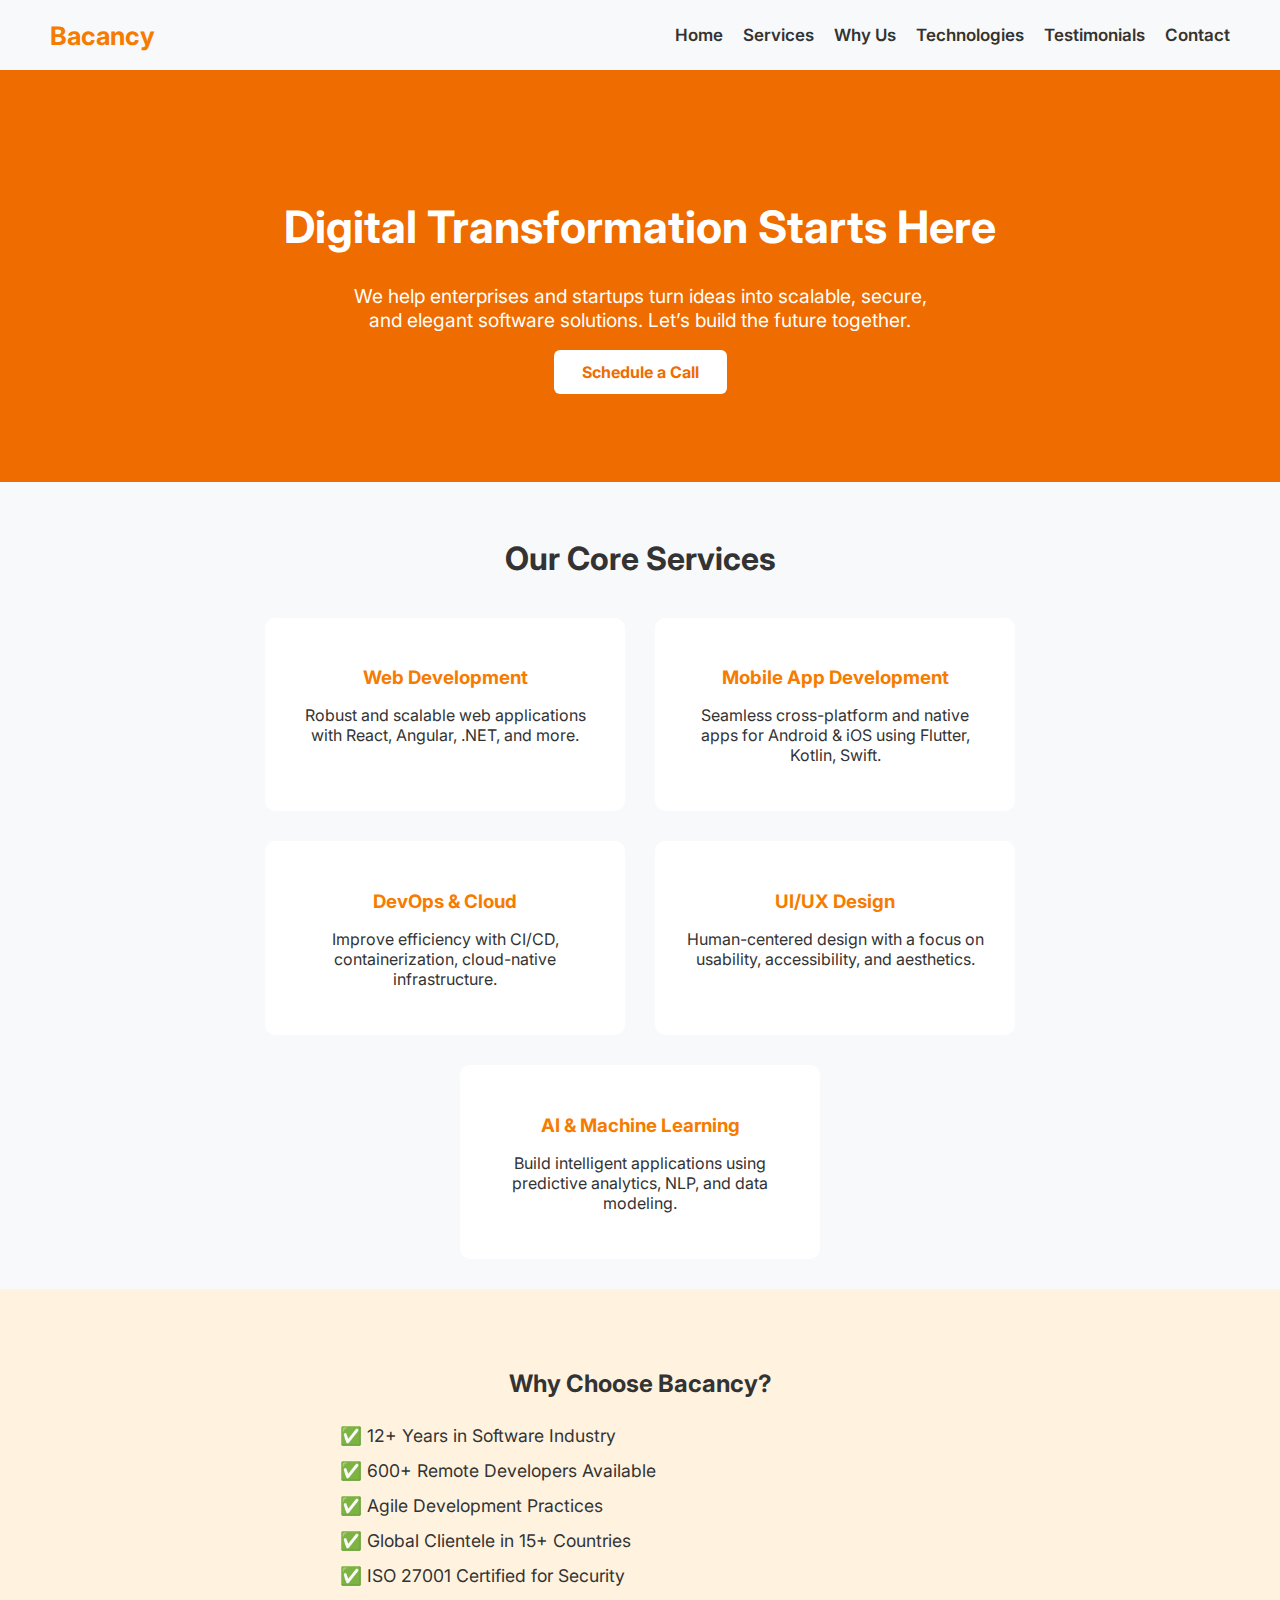
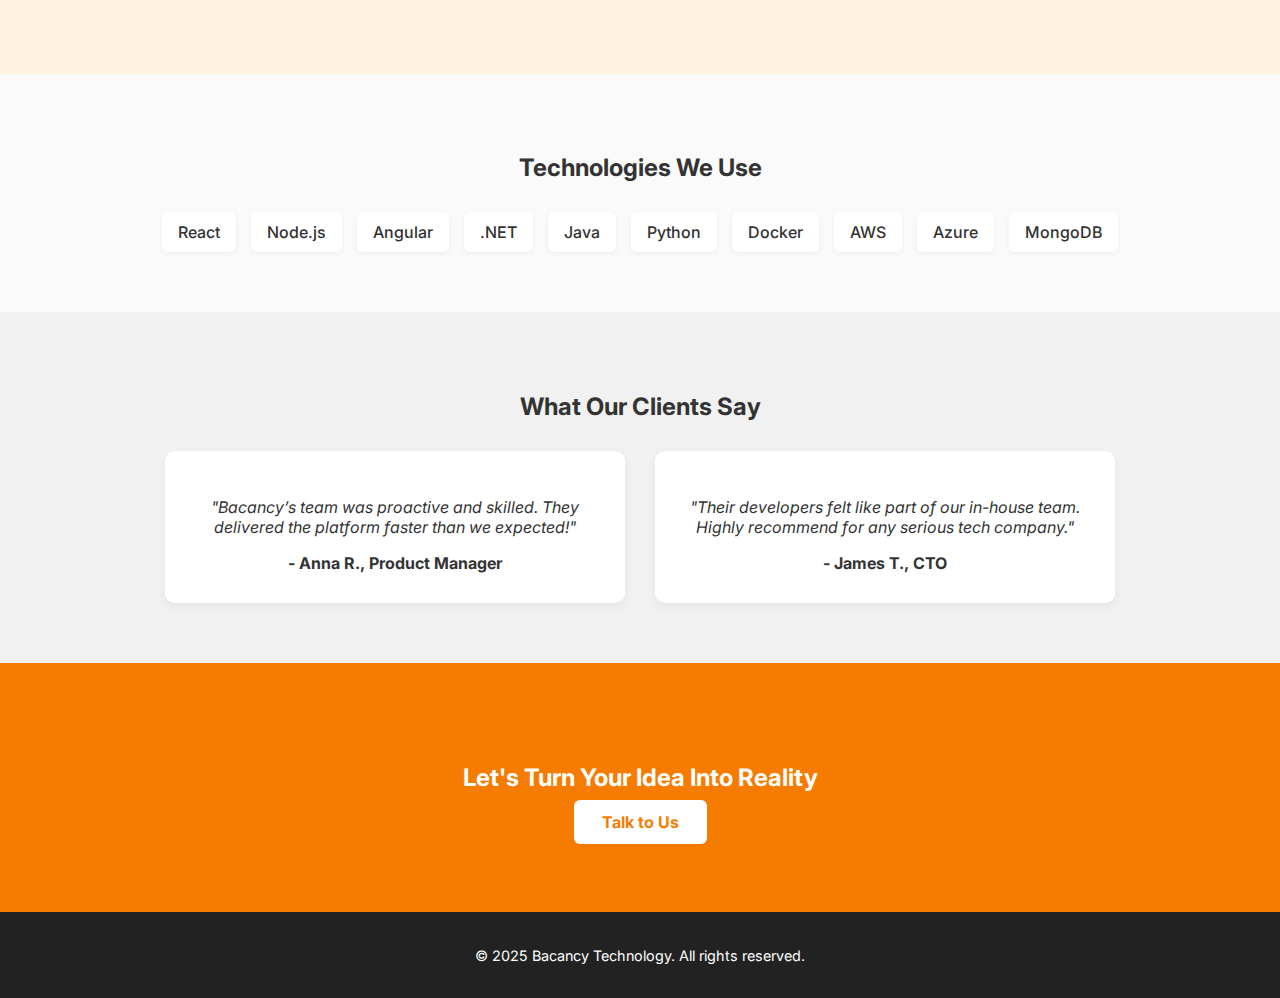
<file: BASICS/DAY1(HTML,CSS)/Index.html>
<!DOCTYPE html>
<html lang="en">
<head>
    <meta charset="UTF-8">
    <meta name="viewport" content="width=device-width, initial-scale=1.0">
    <title>Bacancy - Build Your Future</title>
    <link rel="stylesheet" href="style.css" />
    <link href="https://fonts.googleapis.com/css2?family=Inter:wght@400;600;700&display=swap" rel="stylesheet">
</head>
<body>

    <!-- Header -->
    <header class="header">
      <div class="container">
        <div class="logo">Bacancy</div>
        <nav class="nav">
          <ul>
            <li><a href="#Home">Home</a></li>
            <li><a href="#Service">Services</a></li>
            <li><a href="#Whyus">Why Us</a></li>
            <li><a href="#Technologies">Technologies</a></li>
            <li><a href="#Testimonials">Testimonials</a></li>
            <li><a href="#Contact">Contact</a></li>
          </ul>
        </nav>
      </div>
    </header>
  
    <!-- Hero -->
    <section class="hero" id="Home">
      <div class="container">
        <h1>Digital Transformation Starts Here</h1>
        <p>We help enterprises and startups turn ideas into scalable, secure, and elegant software solutions. Let’s build the future together.</p>
        <a href="#Home" class="btn">Schedule a Call</a>
      </div>
    </section>
  
    <!-- Services -->
    <section class="services" id="Service">
      <div class="container">
        <h2>Our Core Services</h2>
        <div class="service-cards">
          <div class="card">
            <h3>Web Development</h3>
            <p>Robust and scalable web applications with React, Angular, .NET, and more.</p>
          </div>
          <div class="card">
            <h3>Mobile App Development</h3>
            <p>Seamless cross-platform and native apps for Android & iOS using Flutter, Kotlin, Swift.</p>
          </div>
          <div class="card">
            <h3>DevOps & Cloud</h3>
            <p>Improve efficiency with CI/CD, containerization, cloud-native infrastructure.</p>
          </div>
          <div class="card">
            <h3>UI/UX Design</h3>
            <p>Human-centered design with a focus on usability, accessibility, and aesthetics.</p>
          </div>
          <div class="card">
            <h3>AI & Machine Learning</h3>
            <p>Build intelligent applications using predictive analytics, NLP, and data modeling.</p>
          </div>
        </div>
      </div>
    </section>
  
    <!-- Why Choose Us -->
    <section class="why-us" id="Whyus">
      <div class="container">
        <h2>Why Choose Bacancy?</h2>
        <ul>
          <li>✅ 12+ Years in Software Industry</li>
          <li>✅ 600+ Remote Developers Available</li>
          <li>✅ Agile Development Practices</li>
          <li>✅ Global Clientele in 15+ Countries</li>
          <li>✅ ISO 27001 Certified for Security</li>
        </ul>
      </div>
    </section>
  
    <!-- Technologies -->
    <section class="technologies" id="Technologies">
      <div class="container">
        <h2>Technologies We Use</h2>
        <div class="tech-list">
          <span>React</span>
          <span>Node.js</span>
          <span>Angular</span>
          <span>.NET</span>
          <span>Java</span>
          <span>Python</span>
          <span>Docker</span>
          <span>AWS</span>
          <span>Azure</span>
          <span>MongoDB</span>
        </div>
      </div>
    </section>
  
    <!-- Testimonials -->
    <section class="testimonials" id="Testimonials">
      <div class="container">
        <h2>What Our Clients Say</h2>
        <div class="testimonial-cards">
          <div class="testimonial">
            <p>"Bacancy’s team was proactive and skilled. They delivered the platform faster than we expected!"</p>
            <strong>- Anna R., Product Manager</strong>
          </div>
          <div class="testimonial">
            <p>"Their developers felt like part of our in-house team. Highly recommend for any serious tech company."</p>
            <strong>- James T., CTO</strong>
          </div>
        </div>
      </div>
    </section>
  
    <!-- CTA -->
    <section class="cta" id="Contact">
      <div class="container">
        <h2>Let's Turn Your Idea Into Reality</h2>
        <a href="#Contact" class="btn">Talk to Us</a>
      </div>
    </section>
  
    <!-- Footer -->
    <footer class="footer">
      <div class="container">
        <p>&copy; 2025 Bacancy Technology. All rights reserved.</p>
      </div>
    </footer>
  </body>
</html>
</file>
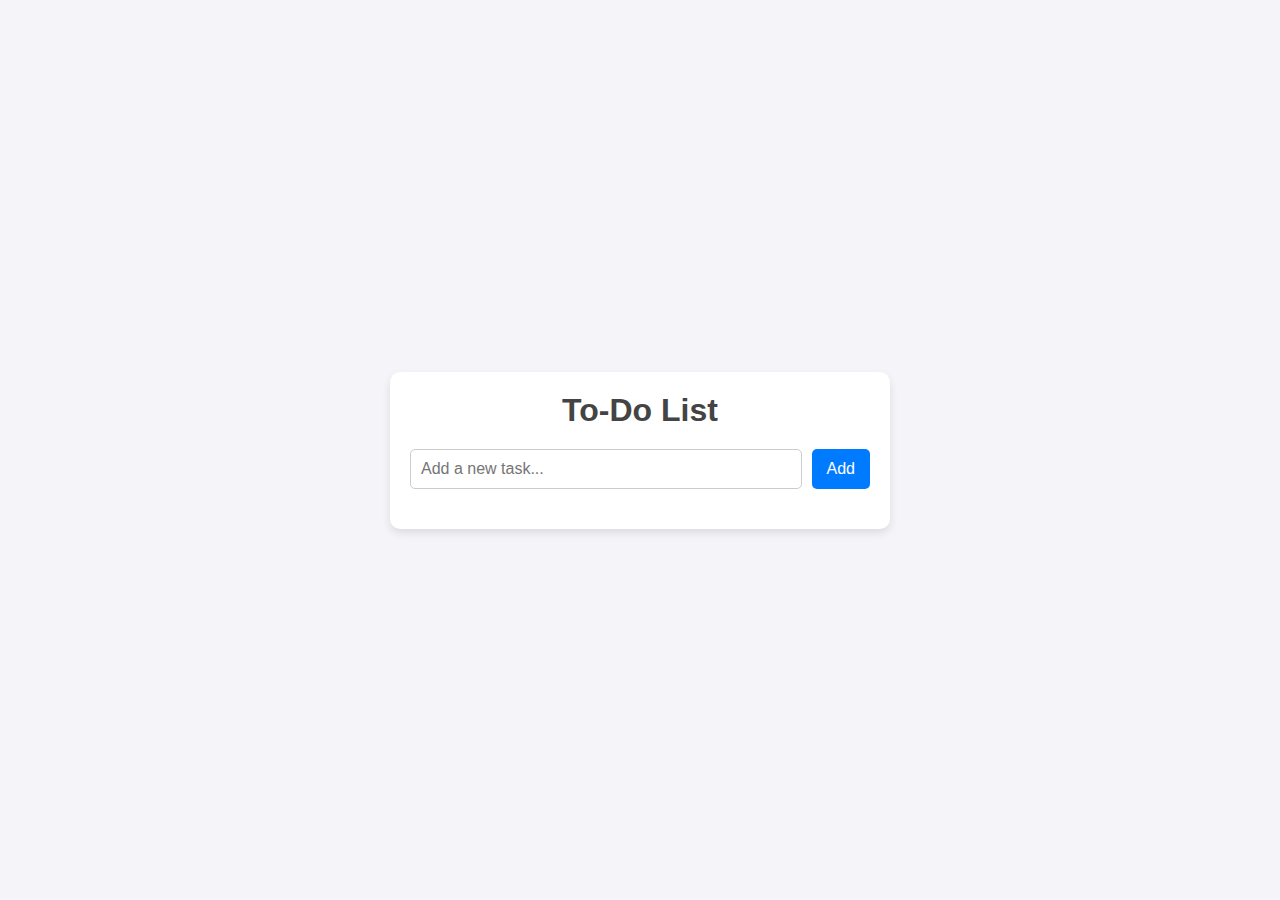
<file: BASICS/DAY2(JS)/TASK-3/index.html>
<!DOCTYPE html>
<html lang="en">
  <head>
    <meta charset="UTF-8" />
    <meta name="viewport" content="width=device-width, initial-scale=1.0" />
    <title>To-Do List</title>
    <link rel="stylesheet" href="style.css" />
  </head>
  <body>
    <div class="todo-container">
      <h1>To-Do List</h1>

      <div class="todo-input-container">
        <input type="text" id="todo-input" placeholder="Add a new task..." />
        <button onclick="AddTask()" id="add-button">Add</button>
      </div>

      <ul id="todo-list">

      </ul>
    </div>
    <script src="script.js"></script>
  </body>
</html>
</file>
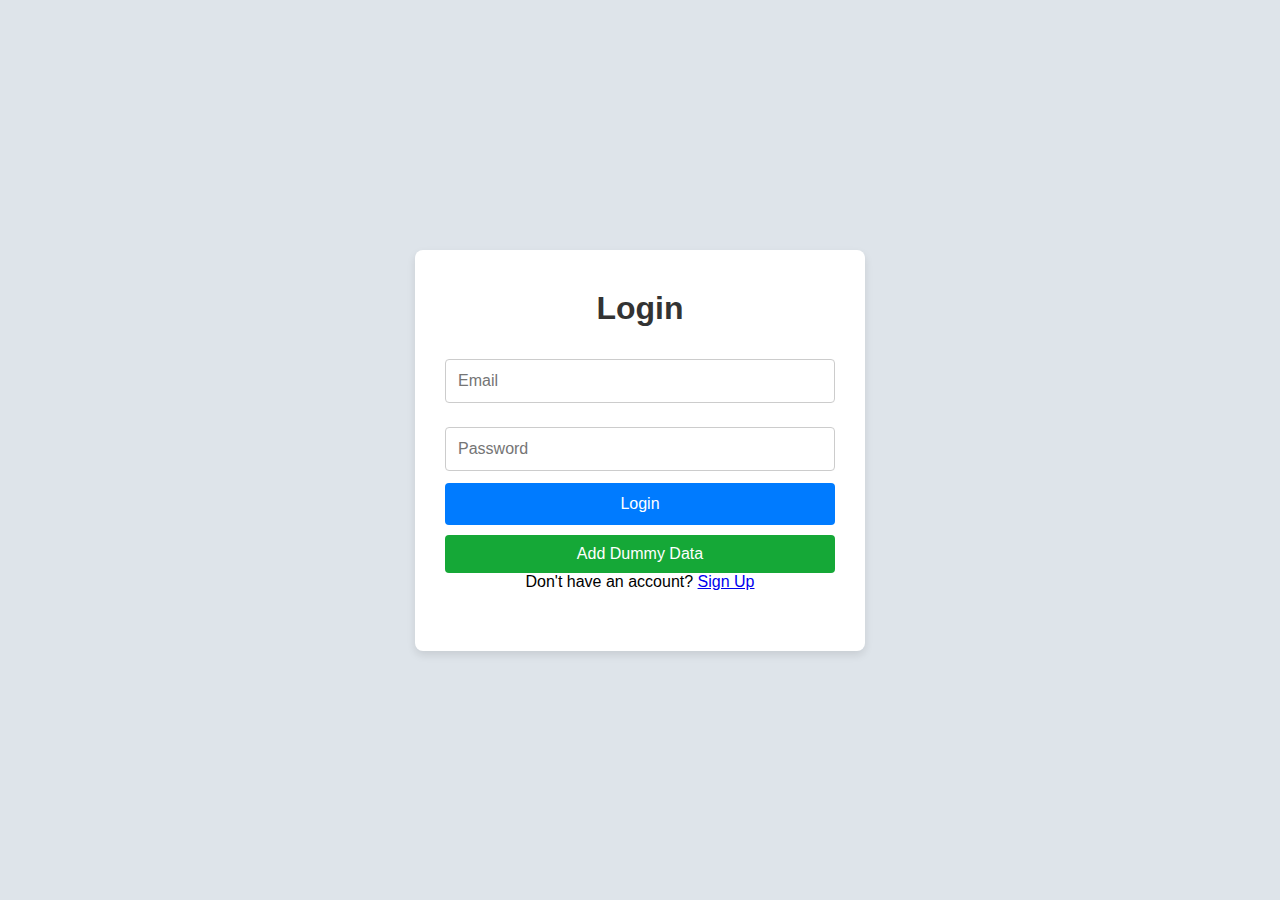
<file: BASICS/JAVASCRIPT/EVALUATION-1/HTML/AddBlog.html>
<!DOCTYPE html>
<html lang="en">
<head>
    <meta charset="UTF-8">
    <meta name="viewport" content="width=device-width, initial-scale=1.0">
    <link rel="stylesheet" href="../CSS/AddBlog.css">
    <link rel="shortcut icon" href="../ASSETS/work2.jpg" type="image/x-icon">
    <title>Add Blog</title>
</head>
<body>
    <div class="signup-container">
        <h1>Add Blog</h1>
        <form id="add-blog-form">
          <input type="text" id="title" placeholder="Title" required>
          <input type="file" id="image" accept="image/*" placeholder="Image" required>
          <input type="text" id="content" placeholder="Content" required>
          <button type="submit">Add Blog</button>
        </form>
        <p id="error-message"></p>
      </div>
    <script src="../JS/AddBlog.js"></script>
</body>
</html>
</file>
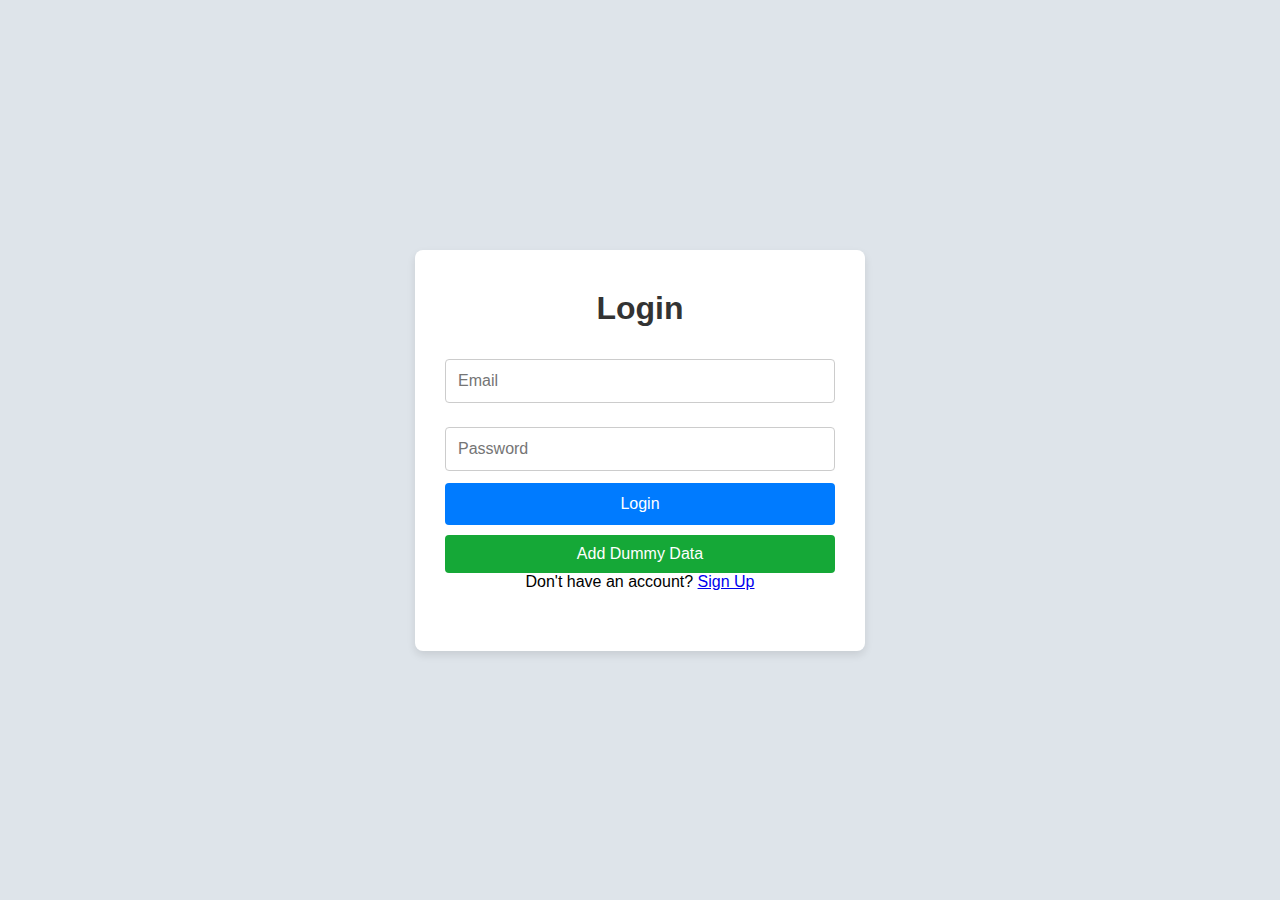
<file: BASICS/JAVASCRIPT/EVALUATION-1/HTML/Dashboard.html>
<!DOCTYPE html>
<html lang="en">
  <head>
    <meta charset="UTF-8" />
    <meta name="viewport" content="width=device-width, initial-scale=1.0" />
    <link rel="stylesheet" href="../CSS/Dashboard.css" />
    <link rel="shortcut icon" href="../ASSETS/work2.jpg" type="image/x-icon">
    <title>Dashboard</title>
  </head>
  <body>
    <div id="dashboard-page" class="page">
      <header>
        <h1>Welcome, <span id="username"></span></h1>
        <div class="header-buttons">
          <button id="add-blog">Add Blog</button>
          <button id="logout-btn">Logout</button>
        </div>
      </header>
      <div id="blog-list"></div>
    </div>
    <script src="../JS/Dashboard.js"></script>
  </body>
</html>
</file>
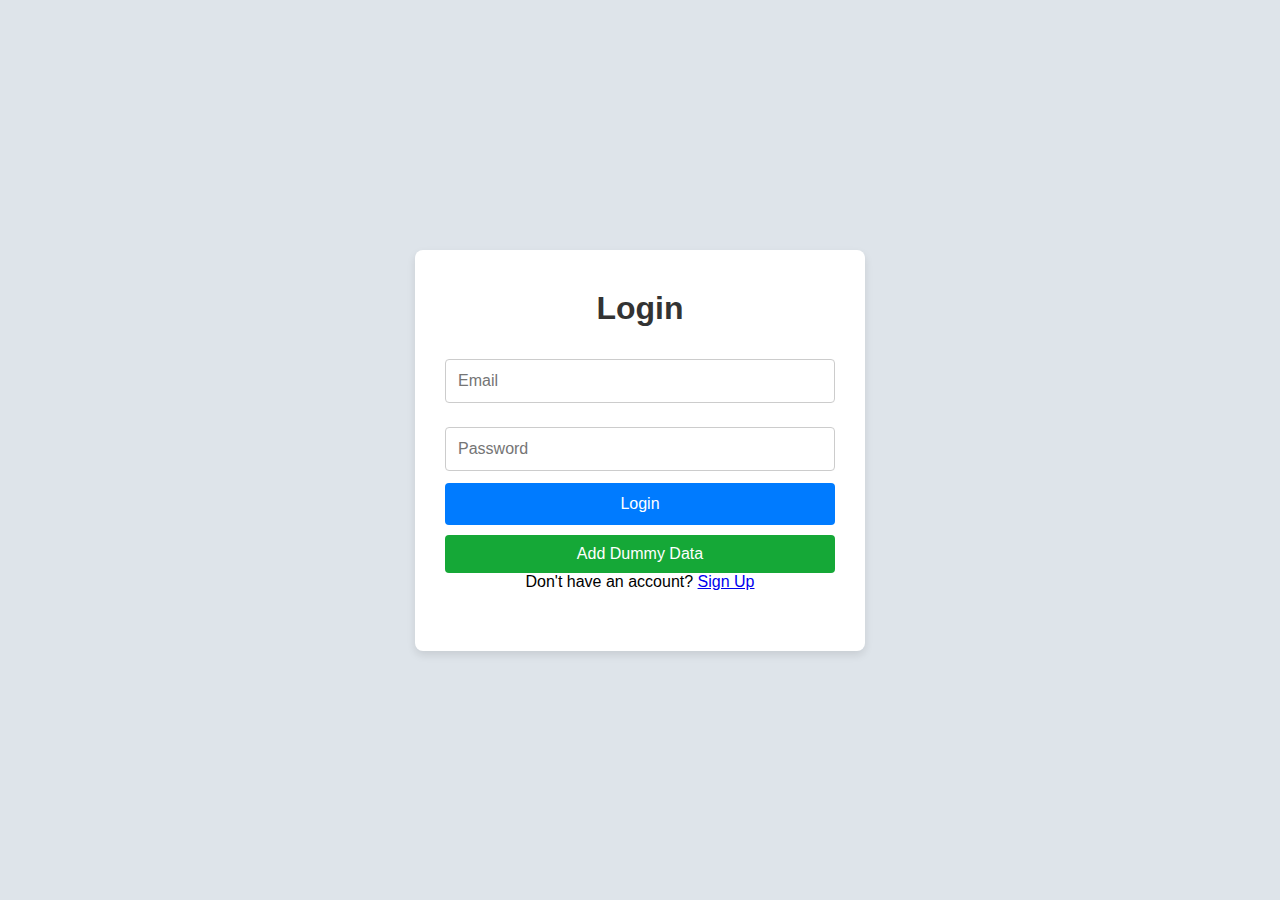
<file: BASICS/JAVASCRIPT/EVALUATION-1/HTML/Login.html>
<!DOCTYPE html>
<html lang="en">
  <head>
    <meta charset="UTF-8" />
    <meta name="viewport" content="width=device-width, initial-scale=1.0" />
    <link rel="stylesheet" href="../CSS/Login.css" />
    <link rel="shortcut icon" href="../ASSETS/work2.jpg" type="image/x-icon" />
    <title>Login</title>
  </head>
  <body>
    <div class="login-container">
      <h1>Login</h1>
      <form id="login-form">
        <input type="email" id="email" placeholder="Email" required />
        <input type="password" id="password" placeholder="Password" required />
        <button type="submit">Login</button>
      </form>
      <button id="add-data-btn">Add Dummy Data</button>
      <p class="signup-link">
        Don't have an account? <a href="SignUp.html">Sign Up</a>
      </p>
      <p id="error-message"></p>
    </div>
    <script src="../JS/DataDump.js"></script>
    <script src="../JS/Login.js"></script>
  </body>
</html>
</file>
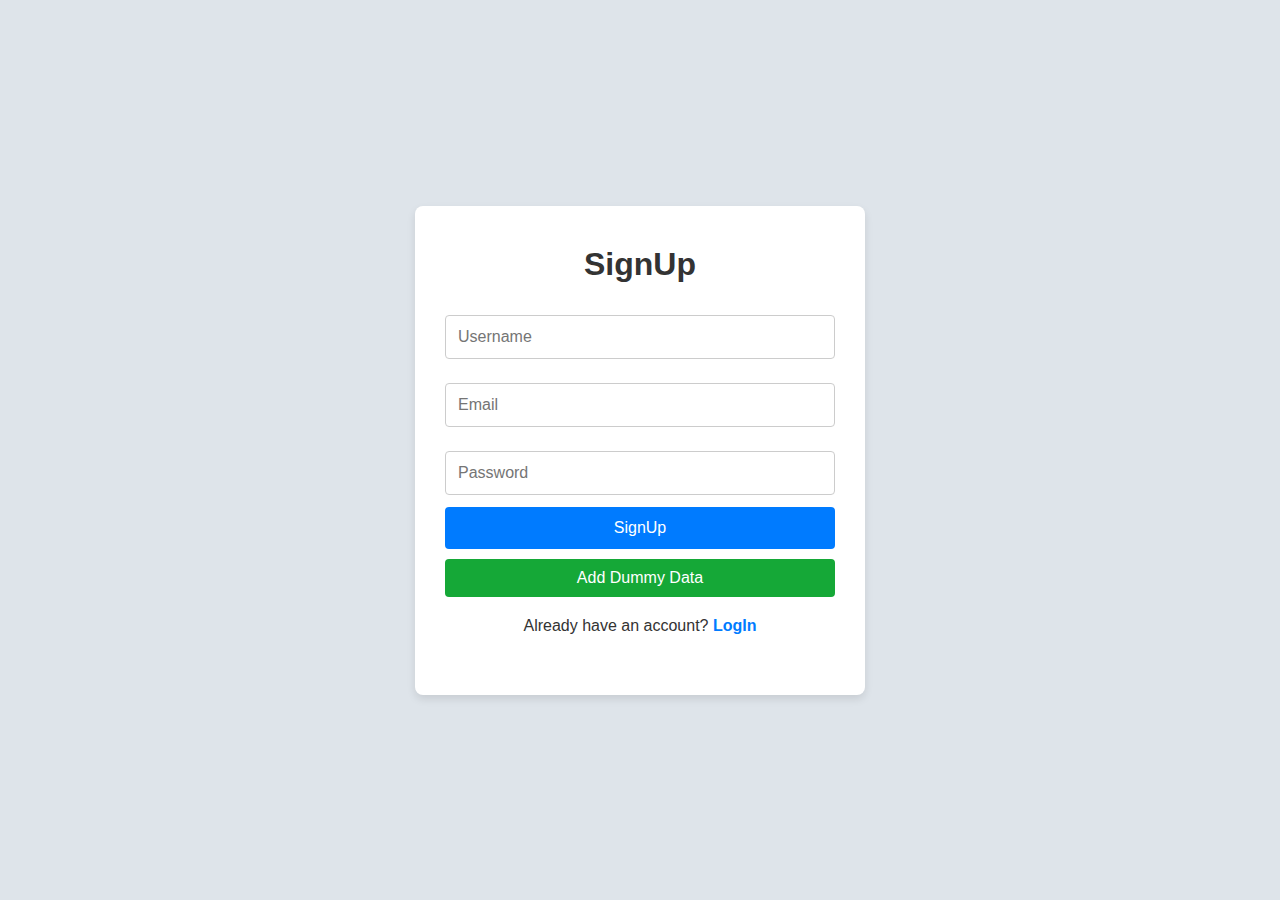
<file: BASICS/JAVASCRIPT/EVALUATION-1/HTML/SignUp.html>
<!DOCTYPE html>
<html lang="en">
<head>
    <meta charset="UTF-8">
    <meta name="viewport" content="width=device-width, initial-scale=1.0">
    <link rel="stylesheet" href="../CSS/SignUp.css">
    <link rel="shortcut icon" href="../ASSETS/work2.jpg" type="image/x-icon">
    <title>SignUp</title>
</head>
<body>
    <div class="signup-container">
        <h1>SignUp</h1>
        <form id="signup-form">
          <input type="text" id="username" placeholder="Username" required>
          <input type="email" id="email" placeholder="Email" required>
          <input type="password" id="password" placeholder="Password" required>
          <button type="submit">SignUp</button>
        </form>
        <button id="add-data-btn">Add Dummy Data</button>
        <p class="login-link">
            Already have an account? <a href="Login.html">LogIn</a>
          </p>
        <p id="error-message"></p>
      </div>
    <script src="../JS/SignUp.js"></script>
</body>
</html>
</file>
<file: BASICS/DAY1(HTML,CSS)/style.css>
/* Global styles */
* {
  scroll-behavior: smooth;
}

body {
  font-family: "Inter", sans-serif;
  margin: 0;
  background-color: #f8f9fa;
  color: #333;
}

.container {
  margin: 0 50px;
}

/* Header */
.header .container {
  display: flex;
  justify-content: space-between;
  align-items: center;
  height: 70px;
}

.logo {
  font-size: 1.6rem;
  font-weight: 700;
  color: #f57c00;
}

.logo:hover {
  color: #ef6c00;
  cursor: pointer;
}

.nav ul {
  list-style: none;
  display: flex;
  gap: 20px;
}

.nav a {
  font-size: 17px;
  text-decoration: none;
  color: #333;
  font-weight: 600;
  transition: color 0.3s, transform 0.3s;
}

.nav a:hover {
  color: #f57c00;
  transform: scale(1.1);
}

/* Hero Section */
.hero {
  background: #ef6c00;
  color: white;
  text-align: center;
  padding: 100px 20px;
}

.hero h1 {
  font-size: 2.8rem;
  margin-bottom: 30px;
}

.hero p {
  font-size: 1.2rem;
  margin-bottom: 30px;
  max-width: 600px;
  margin-inline: auto;
}

.btn {
  background-color: white;
  color: #ef6c00;
  padding: 12px 28px;
  border-radius: 6px;
  text-decoration: none;
  font-weight: bold;
  transition: background-color 0.3s, transform 0.3s;
}

.btn:hover {
  background-color: #fff3e0;
  transform: translateY(-5px);
}

/* Services Section */
.services {
  padding: 30px 30px;
  text-align: center;
}

.services h2 {
  font-size: 2rem;
  margin-bottom: 40px;
}

.service-cards {
  display: flex;
  flex-wrap: wrap;
  justify-content: center;
  gap: 30px;
}

.card {
  background-color: white;
  padding: 30px;
  max-width: 300px;
  border-radius: 10px;
  transition: transform 0.3s, box-shadow 0.3s;
}

.card:hover {
  transform: translateY(-5px);
  box-shadow: 0 8px 20px rgba(0, 0, 0, 0.1);
}

.card h3 {
  margin-bottom: 12px;
  color: #f57c00;
}

.card h3:hover {
  color: #ef6c00;
}

/* Footer */
.footer {
  background-color: #222;
  color: white;
  padding: 20px 0;
  text-align: center;
  font-size: 0.9rem;
}

.footer:hover {
  background-color: #333;
}

/* Why Us Section */
.why-us {
  background-color: #fff3e0;
  padding: 60px 20px;
  text-align: center;
}

.why-us ul {
  list-style: none;
  padding: 0;
  margin: 20px auto;
  max-width: 600px;
  text-align: left;
  font-size: 1.1rem;
  line-height: 2;
}

.why-us ul li:hover {
  color: #f57c00;
  cursor: pointer;
}

/* Technologies Section */
.technologies {
  background-color: #fafafa;
  padding: 60px 20px;
  text-align: center;
}

.tech-list {
  display: flex;
  flex-wrap: wrap;
  justify-content: center;
  gap: 15px;
  margin-top: 30px;
}

.tech-list span {
  background: #fff;
  padding: 10px 16px;
  border-radius: 6px;
  box-shadow: 0 2px 6px rgba(0, 0, 0, 0.05);
  font-weight: 500;
  transition: transform 0.3s, background-color 0.3s;
}

.tech-list span:hover {
  background-color: #f57c00;
  color: white;
  transform: scale(1.1);
}

/* Testimonials Section */
.testimonials {
  background-color: #f1f1f1;
  padding: 60px 20px;
  text-align: center;
}

.testimonial-cards {
  display: flex;
  flex-wrap: wrap;
  gap: 30px;
  justify-content: center;
  margin-top: 30px;
}

.testimonial {
  background-color: white;
  padding: 30px;
  max-width: 400px;
  border-radius: 10px;
  box-shadow: 0 4px 10px rgba(0, 0, 0, 0.05);
  font-style: italic;
  transition: transform 0.3s, box-shadow 0.3s;
}

.testimonial:hover {
  transform: scale(1.05);
  box-shadow: 0 8px 20px rgba(0, 0, 0, 0.1);
}

.testimonial strong {
  display: block;
  margin-top: 10px;
  font-style: normal;
}

/* CTA Section */
.cta {
  background-color: #f57c00;
  color: white;
  text-align: center;
  padding: 80px 20px;
}

.cta .btn {
  background-color: white;
  color: #f57c00;
  margin-top: 20px;
  transition: transform 0.3s, background-color 0.3s;
}

.cta .btn:hover {
  background-color: #fff3e0;
  transform: translateY(-5px);
}

/* Media Queries for Mobile Viewport */
@media (max-width: 768px) {
  .logo{
    margin-left: 40px;
    margin-top: 10px;
  }

  .container {
    margin: 0 20px;
  }

  .header .container {
    flex-direction: column;
    height: auto;
    text-align: center;
  }

  .nav ul {
    flex-direction: column;
    gap: 10px;
  }

  .hero {
    padding: 60px 20px;
  }

  .hero h1 {
    font-size: 2rem;
  }

  .hero p {
    font-size: 1rem;
  }

  .services h2 {
    font-size: 1.8rem;
  }

  .card {
    max-width: 100%;
    padding: 20px;
  }

  .why-us ul {
    text-align: center;
  }

  .tech-list span {
    font-size: 0.9rem;
    padding: 8px 12px;
  }

  .testimonial {
    max-width: 100%;
    padding: 20px;
  }

  .cta {
    padding: 60px 20px;
  }
}
</file>
<file: BASICS/JAVASCRIPT/EVALUATION-1/CSS/AddBlog.css>
* {
  margin: 0;
  padding: 0;
  box-sizing: border-box;
}

body {
  font-family: Arial, sans-serif;
  background-color: #dee4ea;
  display: flex;
  justify-content: center;
  align-items: center;
  height: 100vh;
}

.signup-container {
  background-color: #fff;
  padding: 40px 30px;
  border-radius: 8px;
  box-shadow: 0 4px 8px rgba(0, 0, 0, 0.1);
  width: 100%;
  max-width: 450px;
  text-align: center;
  box-sizing: border-box;
}

h1 {
  margin-bottom: 20px;
  font-size: 2rem;
  color: #333;
}

input {
  width: 100%;
  padding: 12px;
  margin: 12px 0;
  border: 1px solid #ccc;
  border-radius: 4px;
  font-size: 1rem;
  color: #333;
}

button {
  width: 100%;
  padding: 12px;
  background-color: #007bff;
  color: white;
  border: none;
  border-radius: 4px;
  font-size: 1rem;
  cursor: pointer;
  transition: background-color 0.3s ease;
}

button:hover {
  background-color: #005fc4;
}

#error-message {
  padding-top: 10px;
  color: red;
  font-size: 1rem;
  margin-top: 10px;
  font-weight: 600;
}

#add-data-btn {
  width: 100%;
  padding: 10px;
  margin-top: 10px;
  background-color: #15a837;
  color: white;
  border: none;
  border-radius: 4px;
  font-size: 1rem;
  cursor: pointer;
  transition: background-color 0.3s ease;
}

#add-data-btn:hover {
  background-color: #018d22;
}

.login-link {
  margin-top: 20px;
  font-size: 1rem;
  color: #333;
  text-align: center;
}

.login-link a {
  color: #007bff;
  text-decoration: none;
  font-weight: bold;
}

.login-link a:hover {
  text-decoration: underline;
}

@media screen and (max-width: 480px) {
  body {
    padding: 10px;
  }

  .signup-container {
    padding: 20px 15px;
    max-width: 90%;
  }

  h1 {
    font-size: 1.5rem;
  }

  input {
    padding: 10px;
  }

  button,
  #add-data-btn {
    padding: 10px;
  }
}
</file>
<file: BASICS/JAVASCRIPT/EVALUATION-1/CSS/Dashboard.css>
* {
  margin: 0;
  padding: 0;
  box-sizing: border-box;
}

body {
  font-family: Arial, sans-serif;
  background-color: #f9f9f9;
  line-height: 1.6;
}

header {
  background: #007bff;
  color: white;
  padding: 15px 20px;
  display: flex;
  justify-content: space-between;
  align-items: center;
  box-shadow: 0 2px 5px rgba(0, 0, 0, 0.1);
}

header h1 {
  font-size: 1.5rem;
}

.header-buttons {
  display: flex;
  gap: 10px;
}

.page #username{
  text-transform: capitalize;
}

#add-blog {
  background: #01b301;
  color: white;
  border: none;
  padding: 14px 30px;
  border-radius: 5px;
  cursor: pointer;
  transition: background 0.3s;
}

#add-blog:hover {
  background: #059c05;
}

#logout-btn {
  background: #dc3545;
  color: white;
  border: none;
  padding: 14px 30px;
  border-radius: 5px;
  cursor: pointer;
  transition: background 0.3s;
}

#logout-btn:hover {
  background: #c82333;
}

#blog-list {
  padding: 20px;
  display: flex;
  flex-direction: row;
  flex-wrap: wrap;
  gap: 20px;
}

.blog {
  background: white;
  border-radius: 8px;
  padding: 15px;
  box-shadow: 0 1px 4px rgba(0, 0, 0, 0.1);
  font-size: 0.9rem;
  max-width: 500px;
  margin: 15px auto;
  position: relative;
}

.blog img {
  width: 100%;
  height: auto;
  border-radius: 8px;
  margin-bottom: 10px;
}

.blog h2 {
  font-size: 1.2rem;
  margin-bottom: 8px;
  color: #333;
}

.blog p {
  font-size: 1rem;
  color: #555;
  margin-bottom: 12px;
  padding: 0px 7px;
}

.comments {
  margin-top: 15px;
  border-top: 1px solid #ccc;
  padding-top: 10px;
}

.comments p {
  display: flex;
  flex-wrap: wrap;
  justify-content: space-between;
  align-items: flex-start;
  background-color: #f1f1f1;
  padding: 10px;
  border-radius: 5px;
  margin-bottom: 10px;
  gap: 10px;
}

.comments .blog-username {
  color: #007bff;
  font-weight: 600;
  white-space: nowrap;
  flex-shrink: 0;
  margin-top: 5px;
  text-transform: capitalize;
}

.comments .comment-content {
  flex-grow: 1;
  word-wrap: break-word;
  overflow-wrap: break-word;
  margin: 5px 10px;
}

.edit-btn,
.delete-btn {
  padding: 8px 14px;
  background: #007bff;
  color: white;
  border: none;
  border-radius: 5px;
  font-size: 1rem;
  cursor: pointer;
  transition: background 0.3s;
  flex-shrink: 0;
  width: auto;
}

.edit-btn {
  background: #ffc107;
}

.edit-btn:hover {
  background: #e0a800;
}

.delete-btn {
  background: #dc3545;
}

.delete-btn:hover {
  background: #c82333;
}

.add-comment {
  margin-top: 15px;
}

.add-comment textarea {
  width: 100%;
  padding: 8px;
  border: 1px solid #ccc;
  border-radius: 5px;
  resize: none;
  font-size: 0.9rem;
  margin-bottom: 8px;
}

.add-comment button {
  padding: 9px 12px;
  background: #007bff;
  color: white;
  width: 100%;
  border: none;
  border-radius: 5px;
  font-size: 1rem;
  cursor: pointer;
  transition: background 0.3s;
}

.add-comment button:hover {
  background: #0056b3;
}

.edit-input {
  font-size: 0.9rem;
  padding: 5px;
  border: 2px solid #007bff;
  border-radius: 5px;
  width: 100%;
  margin: 5px 0;
}

.comment-count {
  position: absolute;
  top: 10px;
  right: 10px;
  background: #dc3545;
  color: white;
  font-size: 0.9rem;
  font-weight: bold;
  padding: 5px 10px;
  margin: 0px 6px;
  border-radius: 5px;
  box-shadow: 0 1px 4px rgba(0, 0, 0, 0.2);
  display: inline-block;
  text-align: center;
}

@media screen and (max-width: 768px) {
  header {
    flex-direction: column;
    text-align: center;
  }

  .header-buttons {
    margin-top: 10px;
  }

  #blog-list {
    flex-direction: column;
  }

  .blog {
    max-width: 100%;
    margin: 10px;
  }

  .comments p {
    flex-direction: column;
    align-items: flex-start;
  }

  .comments .blog-username {
    margin-bottom: 5px;
  }

  .comments .comment-content {
    margin: 5px 0;
  }

  .edit-btn,
  .delete-btn {
    width: 100%;
    margin-top: 5px;
  }
}
</file>
<file: BASICS/JAVASCRIPT/EVALUATION-1/CSS/Login.css>
* {
    margin: 0;
    padding: 0;
    box-sizing: border-box;
}

body {
    font-family: Arial, sans-serif;
    background-color: #dee4ea;
    display: flex;
    justify-content: center;
    align-items: center;
    height: 100vh;
}

.login-container {
    background-color: #fff;
    padding: 40px 30px;
    border-radius: 8px;
    box-shadow: 0 4px 8px rgba(0, 0, 0, 0.1);
    width: 100%;
    max-width: 450px;
    text-align: center;
    box-sizing: border-box;
}

h1 {
    margin-bottom: 20px;
    font-size: 2rem;
    color: #333;
}

input {
    width: 100%;
    padding: 12px;
    margin: 12px 0;
    border: 1px solid #ccc;
    border-radius: 4px;
    font-size: 1rem;
    color: #333;
}

button {
    width: 100%;
    padding: 12px;
    background-color: #007BFF;
    color: white;
    border: none;
    border-radius: 4px;
    font-size: 1rem;
    cursor: pointer;
    transition: background-color 0.3s ease;
}

button:hover {
    background-color: #005fc4;
}

#error-message {
    padding-top: 10px;
    color: red;
    font-size: 1rem;
    margin-top: 10px;
    font-weight: 600;
}

#add-data-btn {
    width: 100%;
    padding: 10px;
    margin-top: 10px;
    background-color: #15a837;
    color: white;
    border: none;
    border-radius: 4px;
    font-size: 1rem;
    cursor: pointer;
    transition: background-color 0.3s ease;
}

#add-data-btn:hover {
    background-color: #018d22;
}

@media screen and (max-width: 480px) {
    body {
        padding: 10px;
    }

    .login-container {
        padding: 20px 15px;
        max-width: 90%;
    }

    h1 {
        font-size: 1.5rem;
    }

    input {
        padding: 10px;
    }

    button, #add-data-btn {
        padding: 10px;
    }
}
</file>
<file: BASICS/JAVASCRIPT/EVALUATION-1/CSS/SignUp.css>
* {
  margin: 0;
  padding: 0;
  box-sizing: border-box;
}

body {
  font-family: Arial, sans-serif;
  background-color: #dee4ea;
  display: flex;
  justify-content: center;
  align-items: center;
  height: 100vh;
}

.signup-container {
  background-color: #fff;
  padding: 40px 30px;
  border-radius: 8px;
  box-shadow: 0 4px 8px rgba(0, 0, 0, 0.1);
  width: 100%;
  max-width: 450px;
  text-align: center;
  box-sizing: border-box;
}

h1 {
  margin-bottom: 20px;
  font-size: 2rem;
  color: #333;
}

input {
  width: 100%;
  padding: 12px;
  margin: 12px 0;
  border: 1px solid #ccc;
  border-radius: 4px;
  font-size: 1rem;
  color: #333;
}

button {
  width: 100%;
  padding: 12px;
  background-color: #007bff;
  color: white;
  border: none;
  border-radius: 4px;
  font-size: 1rem;
  cursor: pointer;
  transition: background-color 0.3s ease;
}

button:hover {
  background-color: #005fc4;
}

#error-message {
  padding-top: 10px;
  color: red;
  font-size: 1rem;
  margin-top: 10px;
  font-weight: 600;
}

#add-data-btn {
  width: 100%;
  padding: 10px;
  margin-top: 10px;
  background-color: #15a837;
  color: white;
  border: none;
  border-radius: 4px;
  font-size: 1rem;
  cursor: pointer;
  transition: background-color 0.3s ease;
}

#add-data-btn:hover {
  background-color: #018d22;
}

.login-link {
  margin-top: 20px;
  font-size: 1rem;
  color: #333;
  text-align: center;
}

.login-link a {
  color: #007bff;
  text-decoration: none;
  font-weight: bold;
}

.login-link a:hover {
  text-decoration: underline;
}

@media screen and (max-width: 480px) {
  body {
    padding: 10px;
  }

  .signup-container {
    padding: 20px 15px;
    max-width: 90%;
  }

  h1 {
    font-size: 1.5rem;
  }

  input {
    padding: 10px;
  }

  button,
  #add-data-btn {
    padding: 10px;
  }
}
</file>
<file: BASICS/DAY2(JS)/TASK-3/style.css>
/* Reset */
* {
    margin: 0;
    padding: 0;
    box-sizing: border-box;
  }
  
  body {
    font-family: Arial, sans-serif;
    background-color: #f4f4f9;
    color: #333;
    display: flex;
    justify-content: center;
    align-items: center;
    min-height: 100vh;
  }
  
  .todo-container {
    background: #ffffff;
    width: 100%;
    max-width: 500px;
    padding: 20px;
    border-radius: 10px;
    box-shadow: 0 4px 8px rgba(0, 0, 0, 0.1);
    text-align: center;
  }
  
  h1 {
    font-size: 2rem;
    margin-bottom: 20px;
    color: #444;
  }
  
  /* Input Section */
  .todo-input-container {
    display: flex;
    gap: 10px;
    margin-bottom: 20px;
  }
  
  #todo-input {
    flex: 1;
    padding: 10px;
    border: 1px solid #ccc;
    border-radius: 5px;
    font-size: 1rem;
  }
  
  #add-button {
    background-color: #007bff;
    color: white;
    border: none;
    padding: 10px 15px;
    font-size: 1rem;
    border-radius: 5px;
    cursor: pointer;
    transition: background-color 0.3s;
  }
  
  #add-button:hover {
    background-color: #0056b3;
  }
  
  /* Task List */
  #todo-list {
    list-style: none;
    padding: 0;
  }
  
  .todo-list-item {
    display: flex;
    justify-content: space-between;
    align-items: center;
    padding: 10px 15px;
    margin-bottom: 10px;
    background-color: #f9f9f9;
    border-radius: 5px;
    border: 1px solid #ddd;
  }
  
  .task {
    flex: 1;
    font-size: 1rem;
    text-align: left;
  }
  
  .todo-list-item.done .task {
    text-decoration: line-through;
    color: #888;
  }
  
  /* Buttons */
  button {
    border: none;
    padding: 5px 10px;
    font-size: 0.9rem;
    border-radius: 5px;
    cursor: pointer;
  }
  
  button:hover {
    opacity: 0.8;
  }
  
  .delete-button {
    background-color: #dc3545;
    color: white;
  }
  
  .done-button {
    margin-right: 5px;
    background-color: #28a745;
    color: white;
  }
</file>
